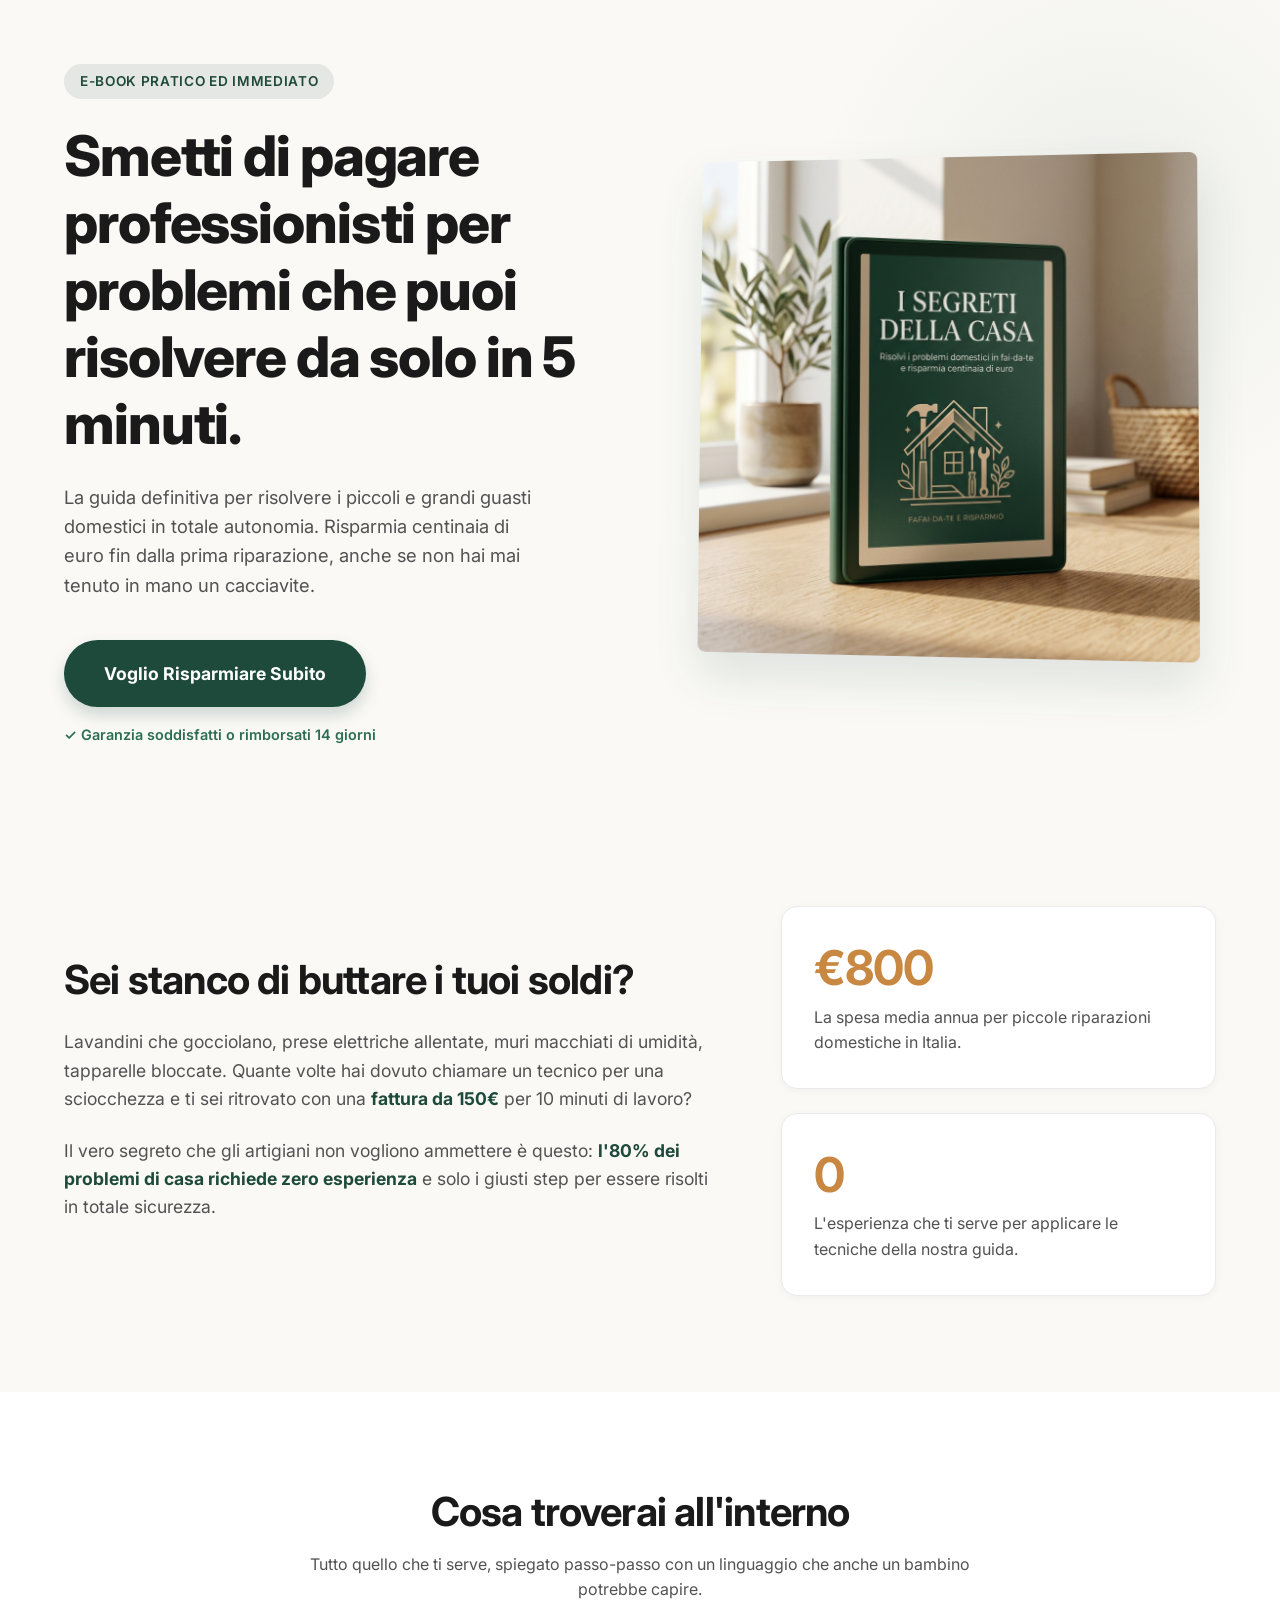
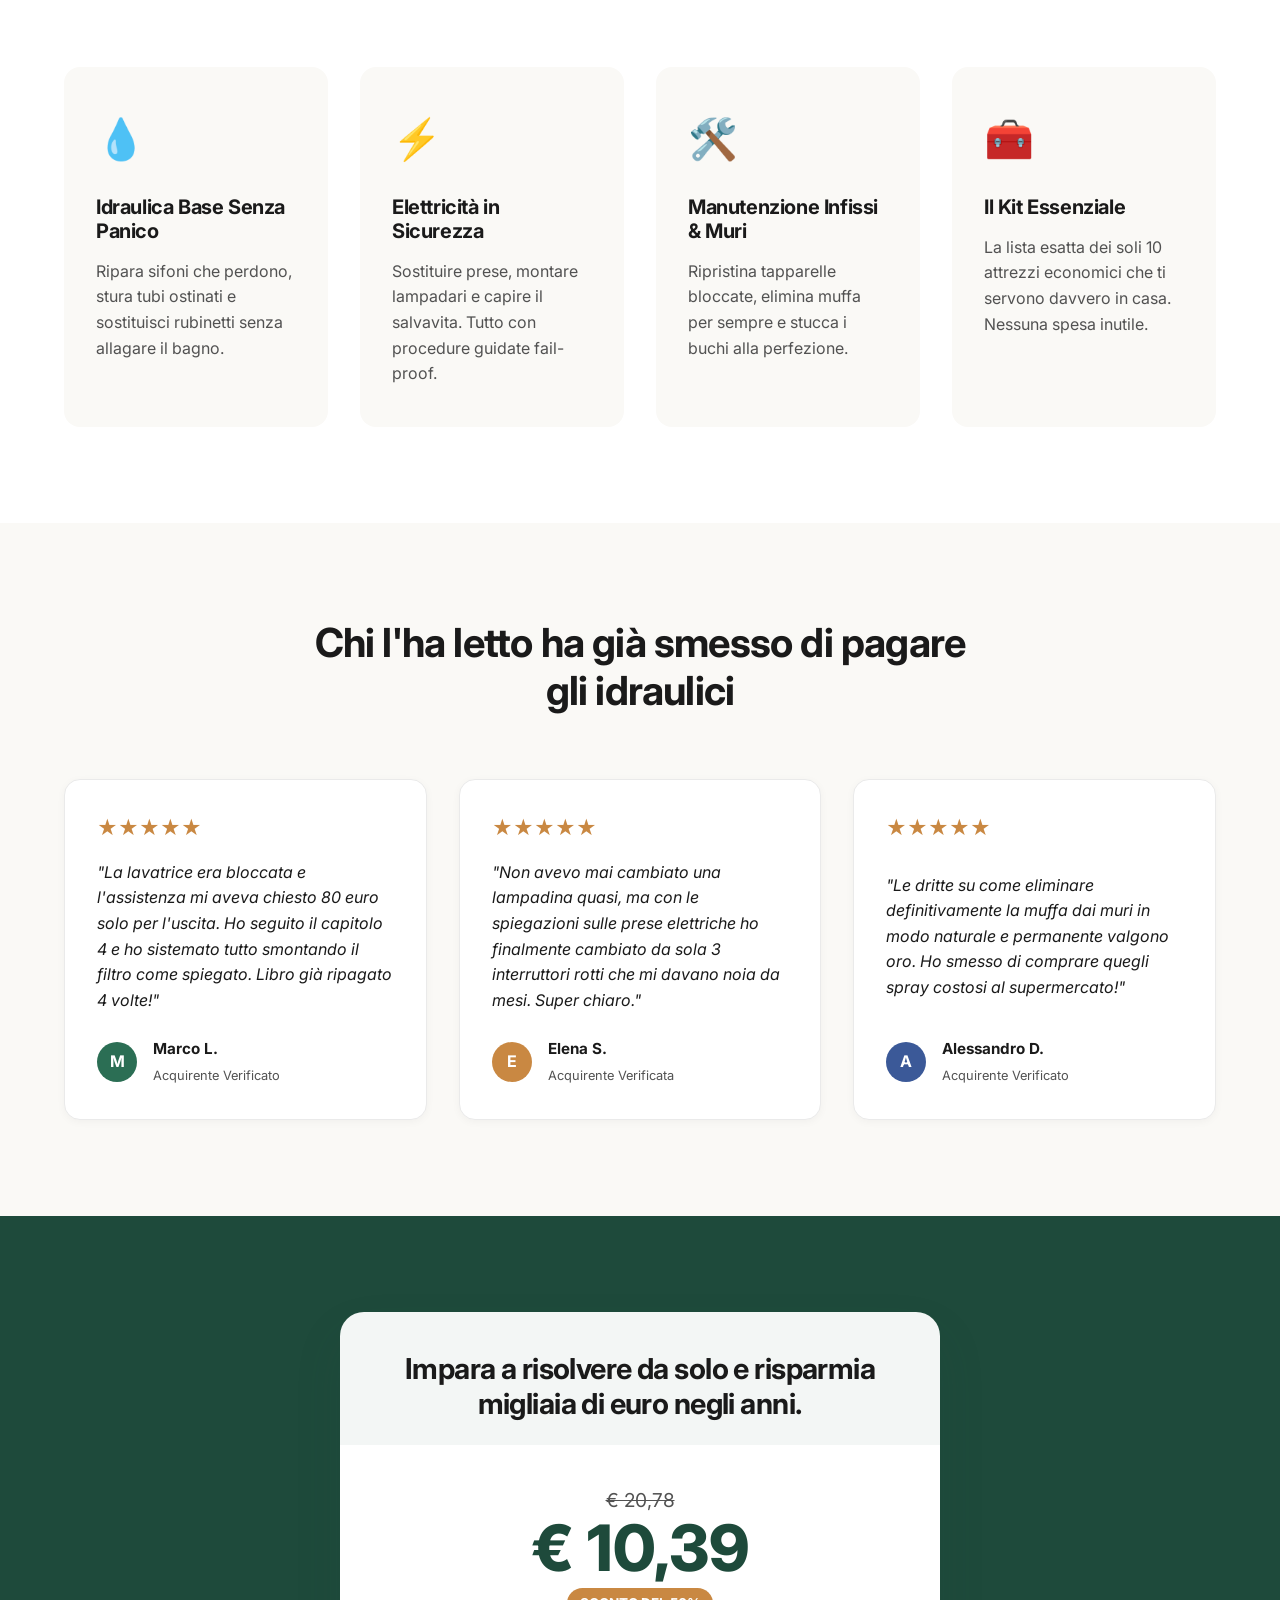
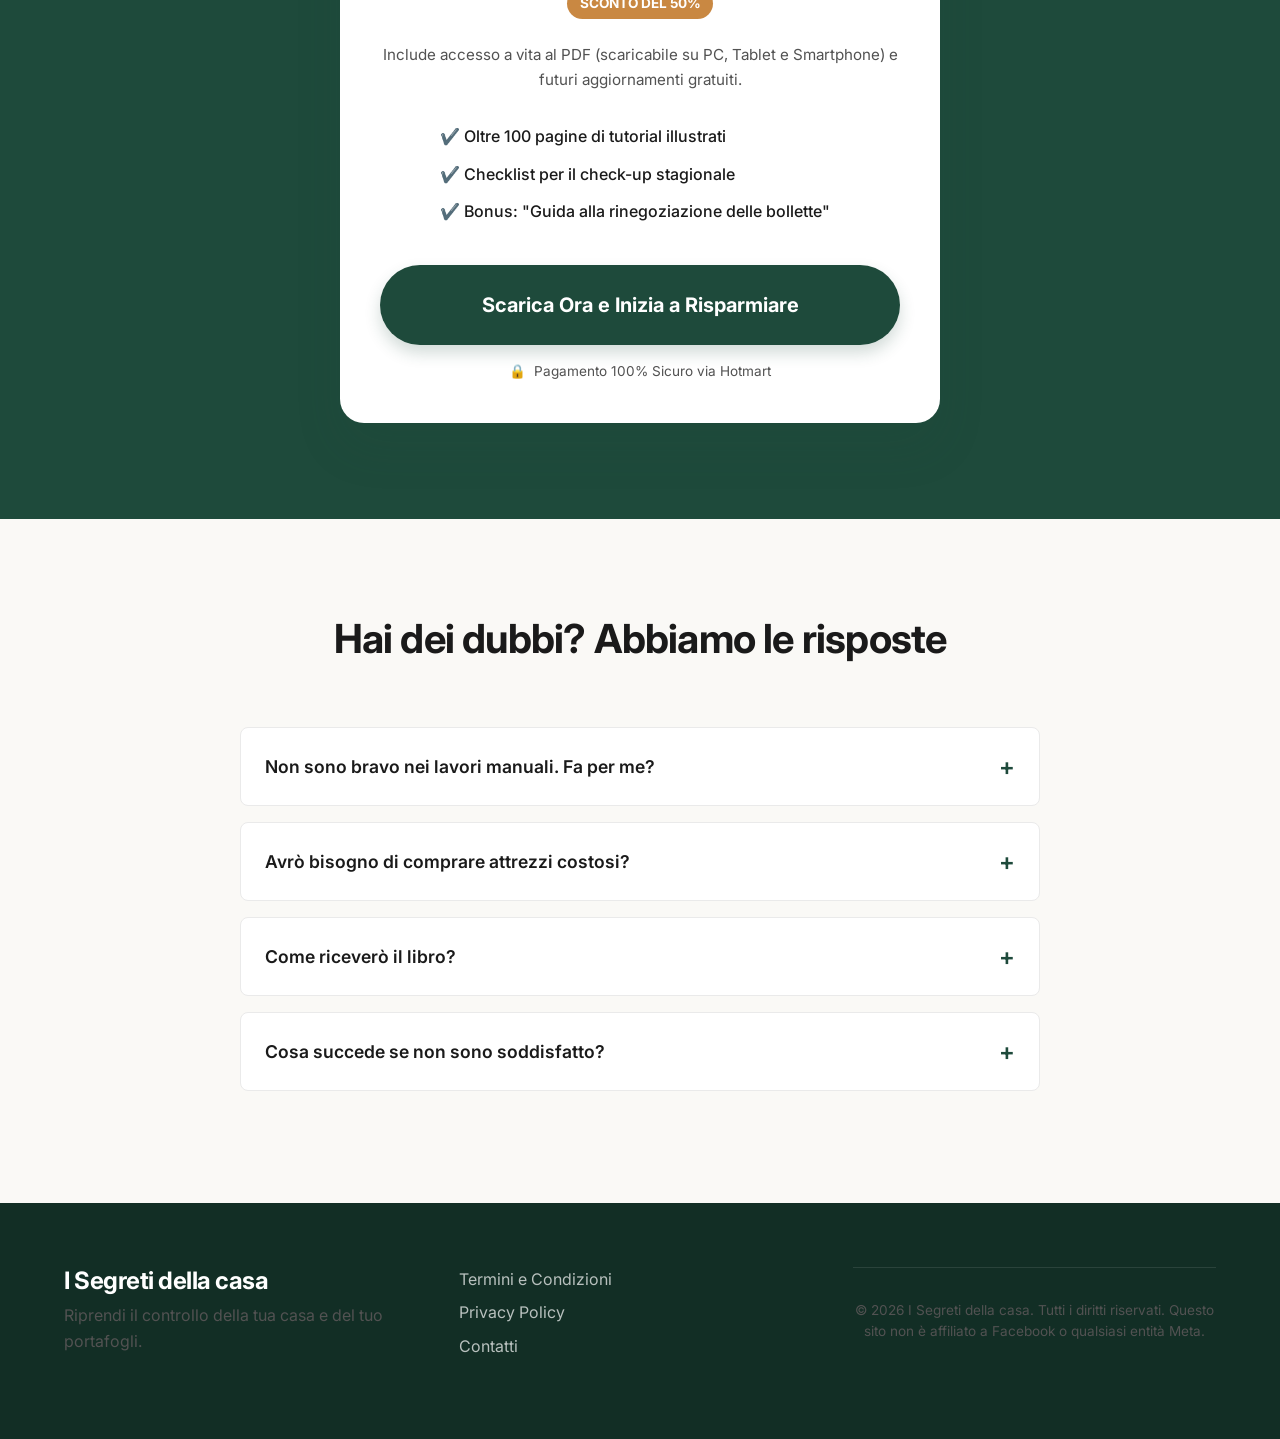
<file: index.html>
<!DOCTYPE html>
<html lang="it">
<head>
    <meta charset="UTF-8">
    <meta name="viewport" content="width=device-width, initial-scale=1.0">
    <title>I Segreti della casa | Risolvi i problemi e risparmia</title>
    <meta name="description" content="Smetti di pagare centinaia di euro per professionisti. Scopri come risolvere da solo i problemi in casa in 5 minuti e risparmiare.">
    <link rel="preconnect" href="https://fonts.googleapis.com">
    <link rel="preconnect" href="https://fonts.gstatic.com" crossorigin>
    <link href="https://fonts.googleapis.com/css2?family=Inter:wght@400;500;600;700;800&display=swap" rel="stylesheet">
    <link rel="stylesheet" href="css/style.css">
</head>
<body>

    <!-- Hero Section (Attention) -->
    <header class="hero">
        <div class="container hero-container">
            <div class="hero-content fade-in-up">
                <div class="badge">E-book Pratico ed Immediato</div>
                <h1>Smetti di pagare professionisti per problemi che puoi risolvere da solo in 5 minuti.</h1>
                <p class="subtitle">La guida definitiva per risolvere i piccoli e grandi guasti domestici in totale autonomia. Risparmia centinaia di euro fin dalla prima riparazione, anche se non hai mai tenuto in mano un cacciavite.</p>
                <div class="cta-group">
                    <a href="#offer" class="btn btn-primary">Voglio Risparmiare Subito</a>
                    <p class="guarantee">✓ Garanzia soddisfatti o rimborsati 14 giorni</p>
                </div>
            </div>
            <div class="hero-image fade-in-left">
                <div class="book-mockup">
                    <img src="images/ebook_cover.png" alt="Copertina E-book I Segreti della casa">
                </div>
            </div>
        </div>
    </header>

    <!-- Problem Section (Interest/Agitation) -->
    <section class="section problem-section">
        <div class="container problem-container">
            <div class="problem-text fade-in-up">
                <h2>Sei stanco di buttare i tuoi soldi?</h2>
                <p>Lavandini che gocciolano, prese elettriche allentate, muri macchiati di umidità, tapparelle bloccate. Quante volte hai dovuto chiamare un tecnico per una sciocchezza e ti sei ritrovato con una <strong>fattura da 150€</strong> per 10 minuti di lavoro?</p>
                <p>Il vero segreto che gli artigiani non vogliono ammettere è questo: <strong>l'80% dei problemi di casa richiede zero esperienza</strong> e solo i giusti step per essere risolti in totale sicurezza.</p>
            </div>
            <div class="problem-stats fade-in-up delay-1">
                <div class="stat-card">
                    <h3>€800</h3>
                    <p>La spesa media annua per piccole riparazioni domestiche in Italia.</p>
                </div>
                <div class="stat-card">
                    <h3>0</h3>
                    <p>L'esperienza che ti serve per applicare le tecniche della nostra guida.</p>
                </div>
            </div>
        </div>
    </section>

    <!-- Solution Section (Inside the book) -->
    <section class="section solution-section">
        <div class="container">
            <div class="section-title fade-in-up">
                <h2>Cosa troverai all'interno</h2>
                <p>Tutto quello che ti serve, spiegato passo-passo con un linguaggio che anche un bambino potrebbe capire.</p>
            </div>
            
            <div class="features-grid">
                <div class="feature-card fade-in-up">
                    <div class="icon">💧</div>
                    <h3>Idraulica Base Senza Panico</h3>
                    <p>Ripara sifoni che perdono, stura tubi ostinati e sostituisci rubinetti senza allagare il bagno.</p>
                </div>
                <div class="feature-card fade-in-up delay-1">
                    <div class="icon">⚡</div>
                    <h3>Elettricità in Sicurezza</h3>
                    <p>Sostituire prese, montare lampadari e capire il salvavita. Tutto con procedure guidate fail-proof.</p>
                </div>
                <div class="feature-card fade-in-up delay-2">
                    <div class="icon">🛠️</div>
                    <h3>Manutenzione Infissi & Muri</h3>
                    <p>Ripristina tapparelle bloccate, elimina muffa per sempre e stucca i buchi alla perfezione.</p>
                </div>
                <div class="feature-card fade-in-up delay-3">
                    <div class="icon">🧰</div>
                    <h3>Il Kit Essenziale</h3>
                    <p>La lista esatta dei soli 10 attrezzi economici che ti servono davvero in casa. Nessuna spesa inutile.</p>
                </div>
            </div>
        </div>
    </section>

    <!-- Social Proof Section -->
    <section class="section social-proof-section">
        <div class="container">
            <div class="section-title fade-in-up">
                <h2>Chi l'ha letto ha già smesso di pagare gli idraulici</h2>
            </div>
            
            <div class="reviews-wrapper">
                <div class="review-card fade-in-up">
                    <div class="stars">★★★★★</div>
                    <p class="review-text">"La lavatrice era bloccata e l'assistenza mi aveva chiesto 80 euro solo per l'uscita. Ho seguito il capitolo 4 e ho sistemato tutto smontando il filtro come spiegato. Libro già ripagato 4 volte!"</p>
                    <div class="reviewer">
                        <div class="avatar" style="background-color: #2b6e54; color: white;">M</div>
                        <div class="reviewer-info">
                            <strong>Marco L.</strong>
                            <span>Acquirente Verificato</span>
                        </div>
                    </div>
                </div>
                
                <div class="review-card fade-in-up delay-1">
                    <div class="stars">★★★★★</div>
                    <p class="review-text">"Non avevo mai cambiato una lampadina quasi, ma con le spiegazioni sulle prese elettriche ho finalmente cambiato da sola 3 interruttori rotti che mi davano noia da mesi. Super chiaro."</p>
                    <div class="reviewer">
                        <div class="avatar" style="background-color: #c98842; color: white;">E</div>
                        <div class="reviewer-info">
                            <strong>Elena S.</strong>
                            <span>Acquirente Verificata</span>
                        </div>
                    </div>
                </div>

                <div class="review-card fade-in-up delay-2">
                    <div class="stars">★★★★★</div>
                    <p class="review-text">"Le dritte su come eliminare definitivamente la muffa dai muri in modo naturale e permanente valgono oro. Ho smesso di comprare quegli spray costosi al supermercato!"</p>
                    <div class="reviewer">
                        <div class="avatar" style="background-color: #3b5998; color: white;">A</div>
                        <div class="reviewer-info">
                            <strong>Alessandro D.</strong>
                            <span>Acquirente Verificato</span>
                        </div>
                    </div>
                </div>
            </div>
        </div>
    </section>

    <!-- Pricing / Offer Section -->
    <section id="offer" class="section offer-section">
        <div class="container offer-container fade-in-up">
            <div class="offer-box">
                <div class="offer-header">
                    <h2>Impara a risolvere da solo e risparmia migliaia di euro negli anni.</h2>
                </div>
                <div class="offer-body">
                    <div class="price-container">
                        <span class="old-price">€ 20,78</span>
                        <span class="new-price">€ 10,39</span>
                        <span class="discount-badge">Sconto del 50%</span>
                    </div>
                    <p class="offer-desc">Include accesso a vita al PDF (scaricabile su PC, Tablet e Smartphone) e futuri aggiornamenti gratuiti.</p>
                    <ul class="offer-features">
                        <li>✔️ Oltre 100 pagine di tutorial illustrati</li>
                        <li>✔️ Checklist per il check-up stagionale</li>
                        <li>✔️ Bonus: "Guida alla rinegoziazione delle bollette"</li>
                    </ul>
                    <!-- HOTMART LINK: Checkout diretto alla Sales Page -->
                    <a href="https://go.hotmart.com/N105519051X" target="_blank" rel="noopener noreferrer" class="btn btn-primary pulse-anim">Scarica Ora e Inizia a Risparmiare</a>
                    <div class="secure-checkout">
                        <span class="lock-icon">🔒</span> Pagamento 100% Sicuro via Hotmart
                    </div>
                </div>
            </div>
        </div>
    </section>

    <!-- FAQ Section -->
    <section class="section faq-section">
        <div class="container">
            <div class="section-title fade-in-up">
                <h2>Hai dei dubbi? Abbiamo le risposte</h2>
            </div>
            <div class="faq-accordion fade-in-up delay-1">
                <div class="faq-item">
                    <button class="faq-question">Non sono bravo nei lavori manuali. Fa per me?</button>
                    <div class="faq-answer">
                        <p>Assolutamente sì. Il libro è scritto specificatamente per chi parte da zero. Nessun termine tecnico complicato, solo istruzioni passo-passo a prova di errore, pensate per totali principianti.</p>
                    </div>
                </div>
                <div class="faq-item">
                    <button class="faq-question">Avrò bisogno di comprare attrezzi costosi?</button>
                    <div class="faq-answer">
                        <p>No. Un intero capitolo è dedicato anche a come evitare spese per attrezzi che non userai mai. Con un budget di soli 20-30€ al ferramenta potrai formare il kit base essenziale, e per la maggior parte dei lavori basterà un cacciavite e una pinza.</p>
                    </div>
                </div>
                <div class="faq-item">
                    <button class="faq-question">Come riceverò il libro?</button>
                    <div class="faq-answer">
                        <p>L'e-book è in formato digitale (PDF ad alta qualità). Subito dopo il pagamento sulla piattaforma sicura Hotmart, riceverai un'email con il link per scaricarlo istantaneamente su qualsiasi tuo dispositivo.</p>
                    </div>
                </div>
                <div class="faq-item">
                    <button class="faq-question">Cosa succede se non sono soddisfatto?</button>
                    <div class="faq-answer">
                        <p>Siamo così sicuri del valore di questo libro che offriamo una garanzia di 14 giorni. Se applichi i nostri consigli e non vedi il risultato o pensi che non sia utile per la tua casa, inviaci una mail e ti rimborseremo l'intero importo.</p>
                    </div>
                </div>
            </div>
        </div>
    </section>

    <!-- Footer -->
    <footer class="footer">
        <div class="container footer-container">
            <div class="footer-brand">
                <h3>I Segreti della casa</h3>
                <p>Riprendi il controllo della tua casa e del tuo portafogli.</p>
            </div>
            <div class="footer-links">
                <a href="#">Termini e Condizioni</a>
                <a href="privacy-policy.html">Privacy Policy</a>
                <a href="#">Contatti</a>
            </div>
            <div class="footer-copyright">
                <p>&copy; 2026 I Segreti della casa. Tutti i diritti riservati. Questo sito non è affiliato a Facebook o qualsiasi entità Meta.</p>
            </div>
        </div>
    </footer>

    <script src="js/main.js"></script>
</body>
</html>
</file>
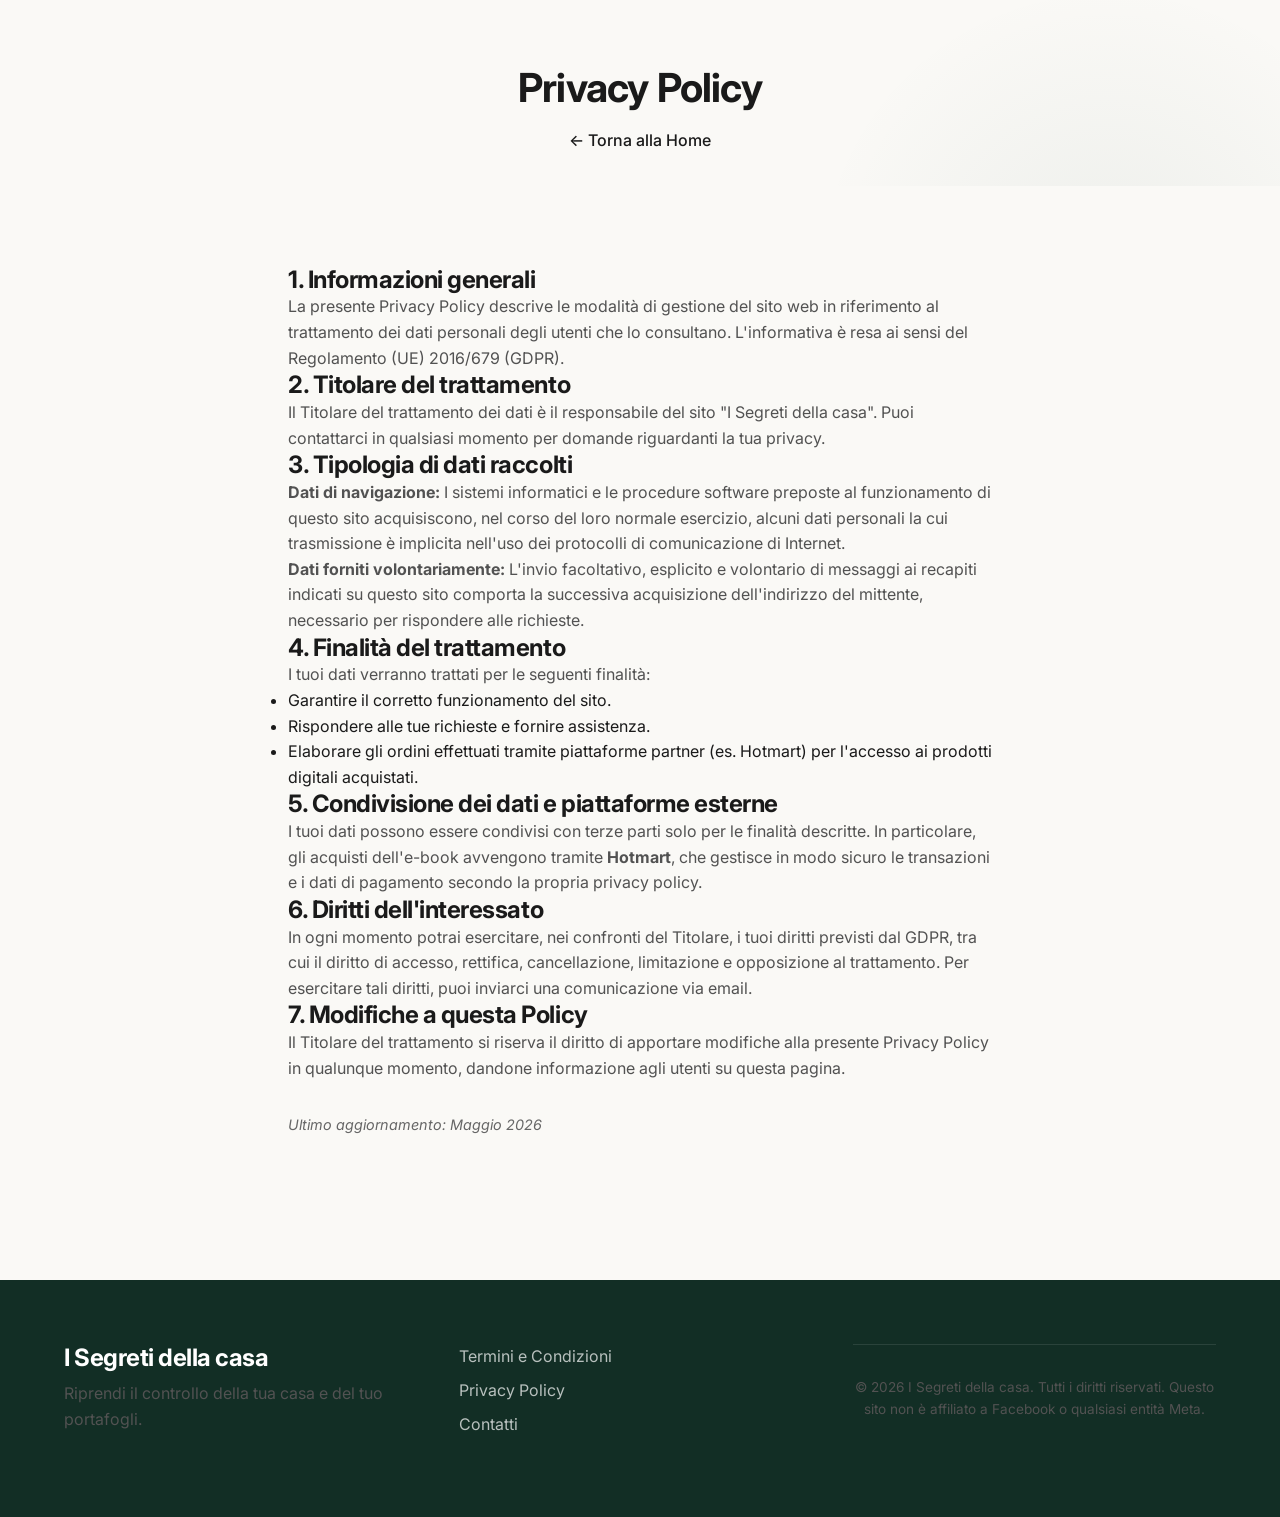
<file: privacy-policy.html>
<!DOCTYPE html>
<html lang="it">
<head>
    <meta charset="UTF-8">
    <meta name="viewport" content="width=device-width, initial-scale=1.0">
    <title>Privacy Policy | I Segreti della casa</title>
    <meta name="description" content="Privacy Policy del sito I Segreti della casa.">
    <link rel="preconnect" href="https://fonts.googleapis.com">
    <link rel="preconnect" href="https://fonts.gstatic.com" crossorigin>
    <link href="https://fonts.googleapis.com/css2?family=Inter:wght@400;500;600;700;800&display=swap" rel="stylesheet">
    <link rel="stylesheet" href="css/style.css">
</head>
<body>

    <!-- Simple Header -->
    <header class="hero" style="min-height: 20vh; padding: 4rem 0 2rem 0; text-align: center;">
        <div class="container">
            <h1 style="font-size: 2.5rem; margin-bottom: 0;">Privacy Policy</h1>
            <a href="index.html" style="color: var(--primary-color); text-decoration: none; font-weight: 500; display: inline-block; margin-top: 1rem;">&larr; Torna alla Home</a>
        </div>
    </header>

    <!-- Content Section -->
    <section class="section" style="padding-top: 2rem;">
        <div class="container" style="max-width: 800px; margin: 0 auto; background: var(--bg-card); padding: 3rem; border-radius: 12px; border: 1px solid var(--border-color);">
            <div class="legal-content">
                <h2>1. Informazioni generali</h2>
                <p>La presente Privacy Policy descrive le modalità di gestione del sito web in riferimento al trattamento dei dati personali degli utenti che lo consultano. L'informativa è resa ai sensi del Regolamento (UE) 2016/679 (GDPR).</p>

                <h2>2. Titolare del trattamento</h2>
                <p>Il Titolare del trattamento dei dati è il responsabile del sito "I Segreti della casa". Puoi contattarci in qualsiasi momento per domande riguardanti la tua privacy.</p>

                <h2>3. Tipologia di dati raccolti</h2>
                <p><strong>Dati di navigazione:</strong> I sistemi informatici e le procedure software preposte al funzionamento di questo sito acquisiscono, nel corso del loro normale esercizio, alcuni dati personali la cui trasmissione è implicita nell'uso dei protocolli di comunicazione di Internet.</p>
                <p><strong>Dati forniti volontariamente:</strong> L'invio facoltativo, esplicito e volontario di messaggi ai recapiti indicati su questo sito comporta la successiva acquisizione dell'indirizzo del mittente, necessario per rispondere alle richieste.</p>

                <h2>4. Finalità del trattamento</h2>
                <p>I tuoi dati verranno trattati per le seguenti finalità:</p>
                <ul>
                    <li>Garantire il corretto funzionamento del sito.</li>
                    <li>Rispondere alle tue richieste e fornire assistenza.</li>
                    <li>Elaborare gli ordini effettuati tramite piattaforme partner (es. Hotmart) per l'accesso ai prodotti digitali acquistati.</li>
                </ul>

                <h2>5. Condivisione dei dati e piattaforme esterne</h2>
                <p>I tuoi dati possono essere condivisi con terze parti solo per le finalità descritte. In particolare, gli acquisti dell'e-book avvengono tramite <strong>Hotmart</strong>, che gestisce in modo sicuro le transazioni e i dati di pagamento secondo la propria privacy policy.</p>
                
                <h2>6. Diritti dell'interessato</h2>
                <p>In ogni momento potrai esercitare, nei confronti del Titolare, i tuoi diritti previsti dal GDPR, tra cui il diritto di accesso, rettifica, cancellazione, limitazione e opposizione al trattamento. Per esercitare tali diritti, puoi inviarci una comunicazione via email.</p>

                <h2>7. Modifiche a questa Policy</h2>
                <p>Il Titolare del trattamento si riserva il diritto di apportare modifiche alla presente Privacy Policy in qualunque momento, dandone informazione agli utenti su questa pagina.</p>
                
                <p style="margin-top: 2rem; font-size: 0.9rem; color: #666;"><em>Ultimo aggiornamento: Maggio 2026</em></p>
            </div>
        </div>
    </section>

    <!-- Footer -->
    <footer class="footer">
        <div class="container footer-container">
            <div class="footer-brand">
                <h3>I Segreti della casa</h3>
                <p>Riprendi il controllo della tua casa e del tuo portafogli.</p>
            </div>
            <div class="footer-links">
                <a href="#">Termini e Condizioni</a>
                <a href="privacy-policy.html">Privacy Policy</a>
                <a href="#">Contatti</a>
            </div>
            <div class="footer-copyright">
                <p>&copy; 2026 I Segreti della casa. Tutti i diritti riservati. Questo sito non è affiliato a Facebook o qualsiasi entità Meta.</p>
            </div>
        </div>
    </footer>

</body>
</html>
</file>
<file: css/style.css>
/* --- CUBE DESIGN SYSTEM --- */
:root {
    /* Colors */
    --clr-bg: #faf9f6;        /* Warm off-white */
    --clr-text: #1a1a1a;      /* Anthracite */
    --clr-text-light: #525252;
    --clr-primary: #1e4a3b;   /* Deep emerald green */
    --clr-primary-light: #2b6e54;
    --clr-primary-dark: #122e25;
    --clr-accent: #c98842;    /* Warm gold/bronze for highlights, stars, badges */
    --clr-surface: #ffffff;
    --clr-border: #eaeaea;
    
    /* Typography */
    --font-main: 'Inter', sans-serif;
    
    /* Spacing */
    --spacing-xs: 0.5rem;
    --spacing-sm: 1rem;
    --spacing-md: 2rem;
    --spacing-lg: 4rem;
    --spacing-xl: 6rem;
    
    /* Shadows */
    --shadow-sm: 0 2px 8px rgba(0,0,0,0.04);
    --shadow-md: 0 8px 24px rgba(0,0,0,0.08);
    --shadow-lg: 0 24px 48px rgba(30, 74, 59, 0.12); /* Emerald tinted shadow */
    
    /* Radii */
    --radius-sm: 8px;
    --radius-md: 16px;
    --radius-lg: 24px;
}

/* --- RESET & GLOBALS --- */
* {
    margin: 0;
    padding: 0;
    box-sizing: border-box;
}

html {
    scroll-behavior: smooth;
}

body {
    font-family: var(--font-main);
    background-color: var(--clr-bg);
    color: var(--clr-text);
    line-height: 1.6;
    overflow-x: hidden;
}

h1, h2, h3, h4 {
    line-height: 1.2;
    letter-spacing: -0.02em;
}

p {
    color: var(--clr-text-light);
}

img {
    max-width: 100%;
    display: block;
}

.container {
    width: 100%;
    max-width: 1200px;
    margin: 0 auto;
    padding: 0 1.5rem;
}

.section {
    padding: var(--spacing-xl) 0;
}

.section-title {
    text-align: center;
    margin-bottom: var(--spacing-lg);
    max-width: 700px;
    margin-inline: auto;
}

.section-title h2 {
    font-size: 2.5rem;
    margin-bottom: 1rem;
}

/* --- COMPONENTS --- */
/* Buttons */
.btn {
    display: inline-block;
    padding: 1.2rem 2.5rem;
    border-radius: 50px;
    font-weight: 700;
    text-decoration: none;
    text-align: center;
    transition: all 0.3s cubic-bezier(0.25, 0.8, 0.25, 1);
    font-size: 1.1rem;
    border: none;
    cursor: pointer;
}

.btn-primary {
    background-color: var(--clr-primary);
    color: white;
    box-shadow: 0 8px 16px rgba(30, 74, 59, 0.2);
}

.btn-primary:hover {
    background-color: var(--clr-primary-dark);
    transform: translateY(-3px);
    box-shadow: 0 12px 24px rgba(30, 74, 59, 0.3);
}

/* Badge */
.badge {
    display: inline-block;
    padding: 0.4rem 1rem;
    background-color: rgba(30, 74, 59, 0.1);
    color: var(--clr-primary);
    border-radius: 50px;
    font-size: 0.85rem;
    font-weight: 600;
    margin-bottom: 1.5rem;
    text-transform: uppercase;
    letter-spacing: 0.05em;
}

/* --- HERO SECTION --- */
.hero {
    min-height: 90vh;
    display: flex;
    align-items: center;
    padding: var(--spacing-lg) 0;
    overflow: hidden;
    position: relative;
}

/* Gentle background gradient sphere */
.hero::before {
    content: '';
    position: absolute;
    top: -10%;
    right: -10%;
    width: 600px;
    height: 600px;
    border-radius: 50%;
    background: radial-gradient(circle, rgba(30,74,59,0.06) 0%, rgba(250,249,246,0) 70%);
    z-index: -1;
}

.hero-container {
    display: grid;
    grid-template-columns: 1fr 1fr;
    gap: 4rem;
    align-items: center;
}

.hero-content h1 {
    font-size: 3.5rem;
    font-weight: 800;
    margin-bottom: 1.5rem;
}

.hero-content .subtitle {
    font-size: 1.15rem;
    margin-bottom: 2.5rem;
    max-width: 90%;
}

.cta-group {
    display: flex;
    flex-direction: column;
    gap: 1rem;
    align-items: flex-start;
}

.guarantee {
    font-size: 0.9rem;
    color: var(--clr-primary-light);
    font-weight: 600;
}

.book-mockup {
    position: relative;
    max-width: 500px;
    margin: 0 auto;
    transform: perspective(1000px) rotateY(-5deg) rotateX(2deg);
    transition: transform 0.5s ease;
}

.book-mockup:hover {
    transform: perspective(1000px) rotateY(0deg) rotateX(0deg);
}

.book-mockup img {
    border-radius: var(--radius-sm);
    box-shadow: var(--shadow-lg);
}

/* --- PROBLEM SECTION --- */
.problem-container {
    display: grid;
    grid-template-columns: 3fr 2fr;
    gap: 4rem;
    align-items: center;
}

.problem-text h2 {
    font-size: 2.5rem;
    margin-bottom: 1.5rem;
}

.problem-text p {
    font-size: 1.1rem;
    margin-bottom: 1.5rem;
}

.problem-text strong {
    color: var(--clr-primary);
}

.problem-stats {
    display: flex;
    flex-direction: column;
    gap: 1.5rem;
}

.stat-card {
    background: var(--clr-surface);
    padding: 2rem;
    border-radius: var(--radius-md);
    box-shadow: var(--shadow-sm);
    border: 1px solid var(--clr-border);
}

.stat-card h3 {
    font-size: 3rem;
    color: var(--clr-accent);
    margin-bottom: 0.5rem;
}

/* --- SOLUTION SECTION --- */
.solution-section {
    background-color: var(--clr-surface);
}

.features-grid {
    display: grid;
    grid-template-columns: repeat(auto-fit, minmax(260px, 1fr));
    gap: 2rem;
}

.feature-card {
    background: var(--clr-bg);
    padding: 2.5rem 2rem;
    border-radius: var(--radius-md);
    transition: transform 0.3s ease, box-shadow 0.3s ease;
}

.feature-card:hover {
    transform: translateY(-5px);
    box-shadow: var(--shadow-md);
}

.feature-card .icon {
    font-size: 2.5rem;
    margin-bottom: 1.5rem;
}

.feature-card h3 {
    font-size: 1.25rem;
    margin-bottom: 1rem;
    color: var(--clr-text);
}

/* --- SOCIAL PROOF --- */
.reviews-wrapper {
    display: grid;
    grid-template-columns: repeat(auto-fit, minmax(300px, 1fr));
    gap: 2rem;
}

.review-card {
    background: var(--clr-surface);
    padding: 2rem;
    border-radius: var(--radius-md);
    box-shadow: var(--shadow-sm);
    border: 1px solid var(--clr-border);
    display: flex;
    flex-direction: column;
    justify-content: space-between;
}

.stars {
    color: var(--clr-accent);
    font-size: 1.25rem;
    margin-bottom: 1rem;
}

.review-text {
    font-style: italic;
    margin-bottom: 1.5rem;
    color: var(--clr-text);
}

.reviewer {
    display: flex;
    align-items: center;
    gap: 1rem;
}

.avatar {
    width: 40px;
    height: 40px;
    border-radius: 50%;
    display: flex;
    align-items: center;
    justify-content: center;
    font-weight: 700;
}

.reviewer-info strong {
    display: block;
    font-size: 0.95rem;
    color: var(--clr-text);
}

.reviewer-info span {
    font-size: 0.8rem;
    color: var(--clr-text-light);
}

/* --- OFFER SECTION --- */
.offer-section {
    background-color: var(--clr-primary);
    color: white;
}

.offer-container {
    display: flex;
    justify-content: center;
}

.offer-box {
    background: var(--clr-surface);
    color: var(--clr-text);
    max-width: 600px;
    width: 100%;
    border-radius: var(--radius-lg);
    box-shadow: var(--shadow-lg);
    overflow: hidden;
}

.offer-header {
    background: rgba(30, 74, 59, 0.05);
    padding: 2.5rem 2.5rem 1.5rem;
    text-align: center;
}

.offer-header h2 {
    font-size: 1.8rem;
}

.offer-body {
    padding: 2.5rem;
    text-align: center;
}

.price-container {
    display: flex;
    flex-direction: column;
    align-items: center;
    margin-bottom: 1.5rem;
}

.old-price {
    font-size: 1.2rem;
    text-decoration: line-through;
    color: var(--clr-text-light);
}

.new-price {
    font-size: 4rem;
    font-weight: 800;
    color: var(--clr-primary);
    line-height: 1;
}

.discount-badge {
    background: var(--clr-accent);
    color: white;
    padding: 0.3rem 0.8rem;
    border-radius: 30px;
    font-size: 0.85rem;
    font-weight: 700;
    margin-top: 0.5rem;
    text-transform: uppercase;
}

.offer-desc {
    font-size: 0.95rem;
    margin-bottom: 2rem;
}

.offer-features {
    list-style: none;
    text-align: left;
    margin: 0 auto 2.5rem;
    max-width: 400px;
}

.offer-features li {
    margin-bottom: 0.75rem;
    font-weight: 500;
}

.offer-body .btn {
    width: 100%;
    font-size: 1.25rem;
    padding: 1.5rem;
}

.secure-checkout {
    margin-top: 1rem;
    font-size: 0.85rem;
    color: var(--clr-text-light);
    display: flex;
    align-items: center;
    justify-content: center;
    gap: 0.5rem;
}

/* --- FAQ SECTION --- */
.faq-accordion {
    max-width: 800px;
    margin: 0 auto;
}

.faq-item {
    background: var(--clr-surface);
    border: 1px solid var(--clr-border);
    margin-bottom: 1rem;
    border-radius: var(--radius-sm);
    overflow: hidden;
}

.faq-question {
    width: 100%;
    text-align: left;
    padding: 1.5rem;
    background: transparent;
    border: none;
    font-size: 1.1rem;
    font-weight: 600;
    font-family: inherit;
    color: var(--clr-text);
    cursor: pointer;
    display: flex;
    justify-content: space-between;
    align-items: center;
}

.faq-question::after {
    content: '+';
    font-size: 1.5rem;
    transition: transform 0.3s ease;
    color: var(--clr-primary);
}

.faq-item.active .faq-question::after {
    transform: rotate(45deg);
}

.faq-answer {
    max-height: 0;
    overflow: hidden;
    transition: max-height 0.4s ease-out;
}

.faq-answer p {
    padding: 0 1.5rem 1.5rem;
}


/* --- FOOTER --- */
.footer {
    background: var(--clr-primary-dark);
    color: rgba(255,255,255,0.7);
    padding: var(--spacing-lg) 0 2rem;
}

.footer-container {
    display: grid;
    grid-template-columns: repeat(auto-fit, minmax(200px, 1fr));
    gap: 2rem;
    margin-bottom: 3rem;
}

.footer-brand h3 {
    color: white;
    font-size: 1.5rem;
    margin-bottom: 0.5rem;
}

.footer-links {
    display: flex;
    flex-direction: column;
    gap: 0.5rem;
}

.footer-links a {
    color: rgba(255,255,255,0.7);
    text-decoration: none;
    transition: color 0.2s ease;
}

.footer-links a:hover {
    color: white;
}

.footer-copyright {
    text-align: center;
    padding-top: 2rem;
    border-top: 1px solid rgba(255,255,255,0.1);
    font-size: 0.85rem;
}

/* --- ANIMATIONS & UTILITIES --- */
.pulse-anim {
    animation: pulse 2s infinite;
}

@keyframes pulse {
    0% { transform: scale(1); }
    50% { transform: scale(1.03); }
    100% { transform: scale(1); }
}

/* Fade In observer classes */
.fade-in-up {
    opacity: 0;
    transform: translateY(30px);
    transition: opacity 0.8s ease-out, transform 0.8s ease-out;
}

.fade-in-left {
    opacity: 0;
    transform: translateX(30px);
    transition: opacity 0.8s ease-out, transform 0.8s ease-out;
}

.is-visible {
    opacity: 1;
    transform: translate(0);
}

.delay-1 { transition-delay: 0.15s; }
.delay-2 { transition-delay: 0.3s; }
.delay-3 { transition-delay: 0.45s; }

/* --- RESPONSIVE DESIGN --- */
@media (max-width: 900px) {
    .hero-container, .problem-container {
        grid-template-columns: 1fr;
        text-align: center;
        gap: 2rem;
    }

    .hero-content h1 {
        font-size: 2.8rem;
    }

    .hero-content .subtitle {
        margin: 0 auto 2rem;
    }

    .cta-group {
        align-items: center;
        margin: 0 auto;
    }

    .hero-image {
        grid-row: 1; /* Move image to top on mobile */
    }

    .book-mockup {
        max-width: 350px;
    }
}

@media (max-width: 600px) {
    :root {
        --spacing-lg: 3rem;
        --spacing-xl: 4rem;
    }

    .hero-content h1 {
        font-size: 2.2rem;
    }
    
    .section-title h2 {
        font-size: 2rem;
    }

    .offer-body {
        padding: 1.5rem;
    }

    .new-price {
        font-size: 3rem;
    }
}
</file>
